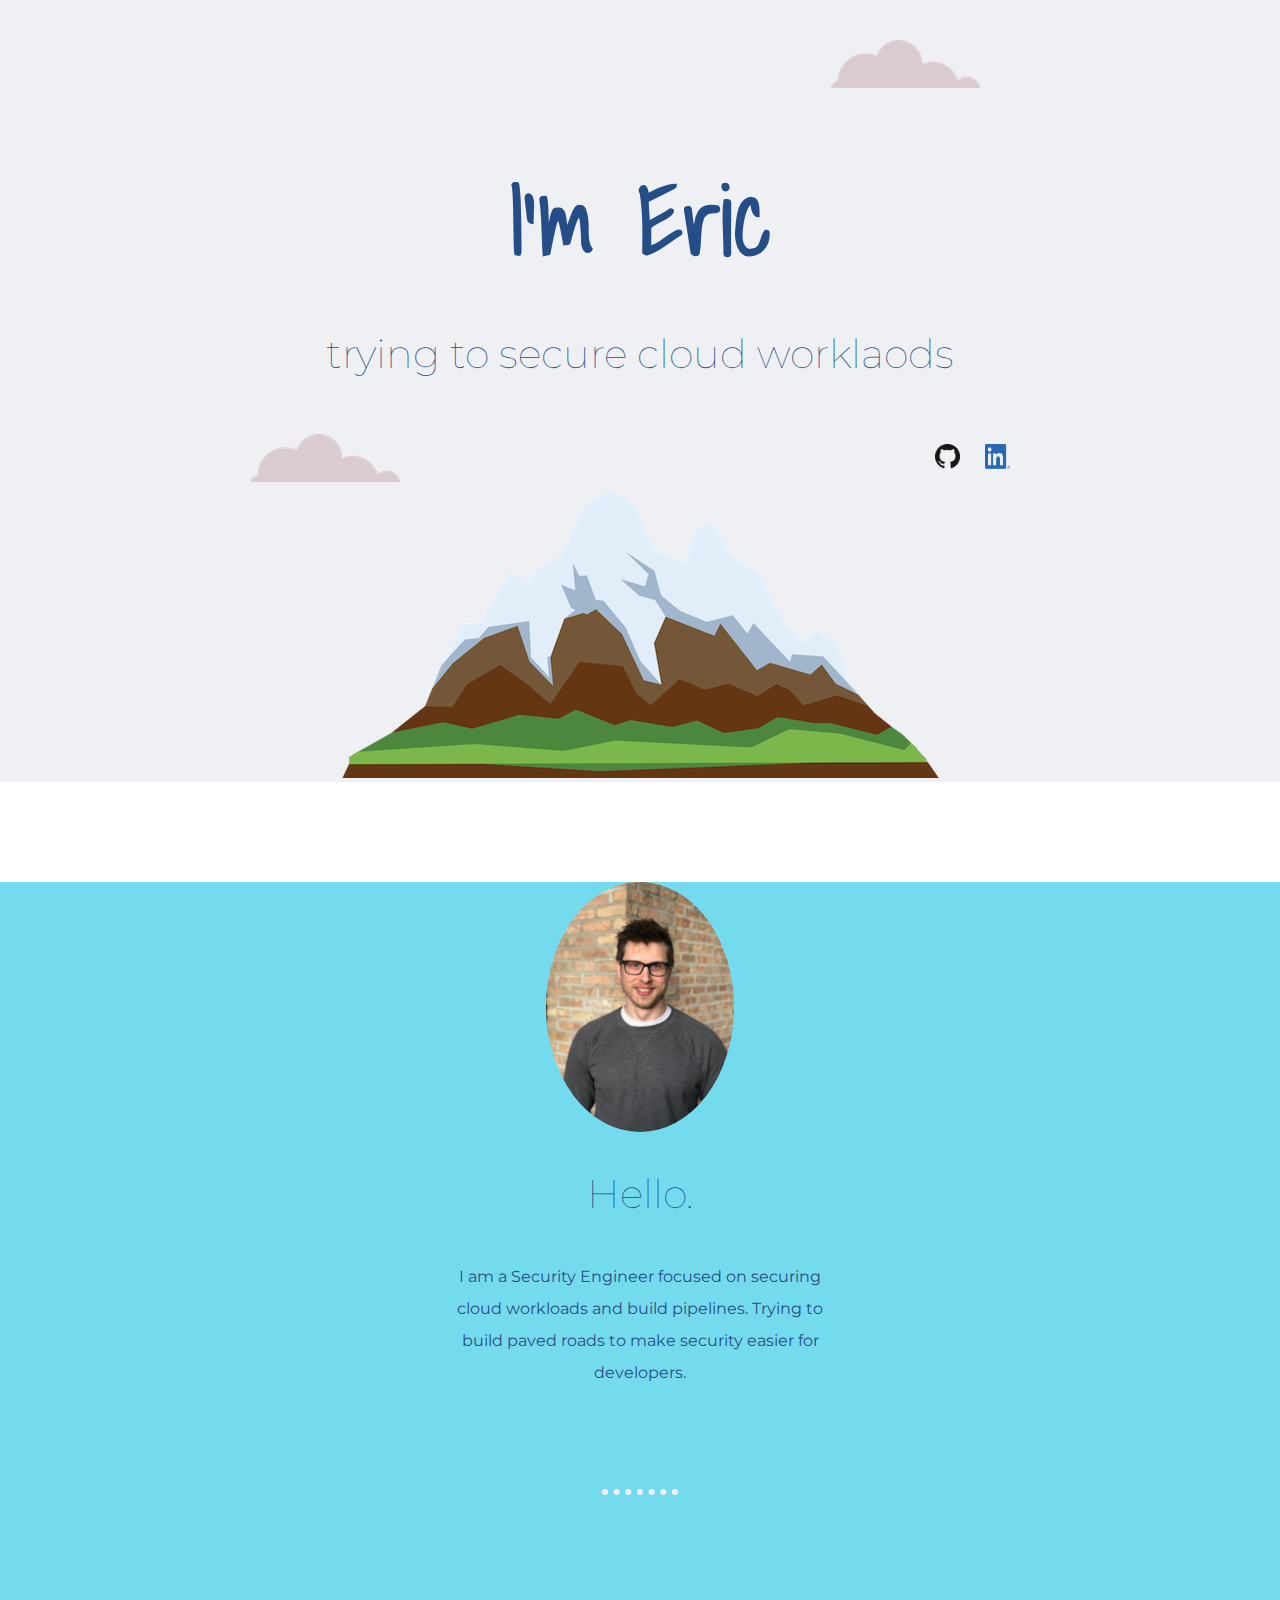
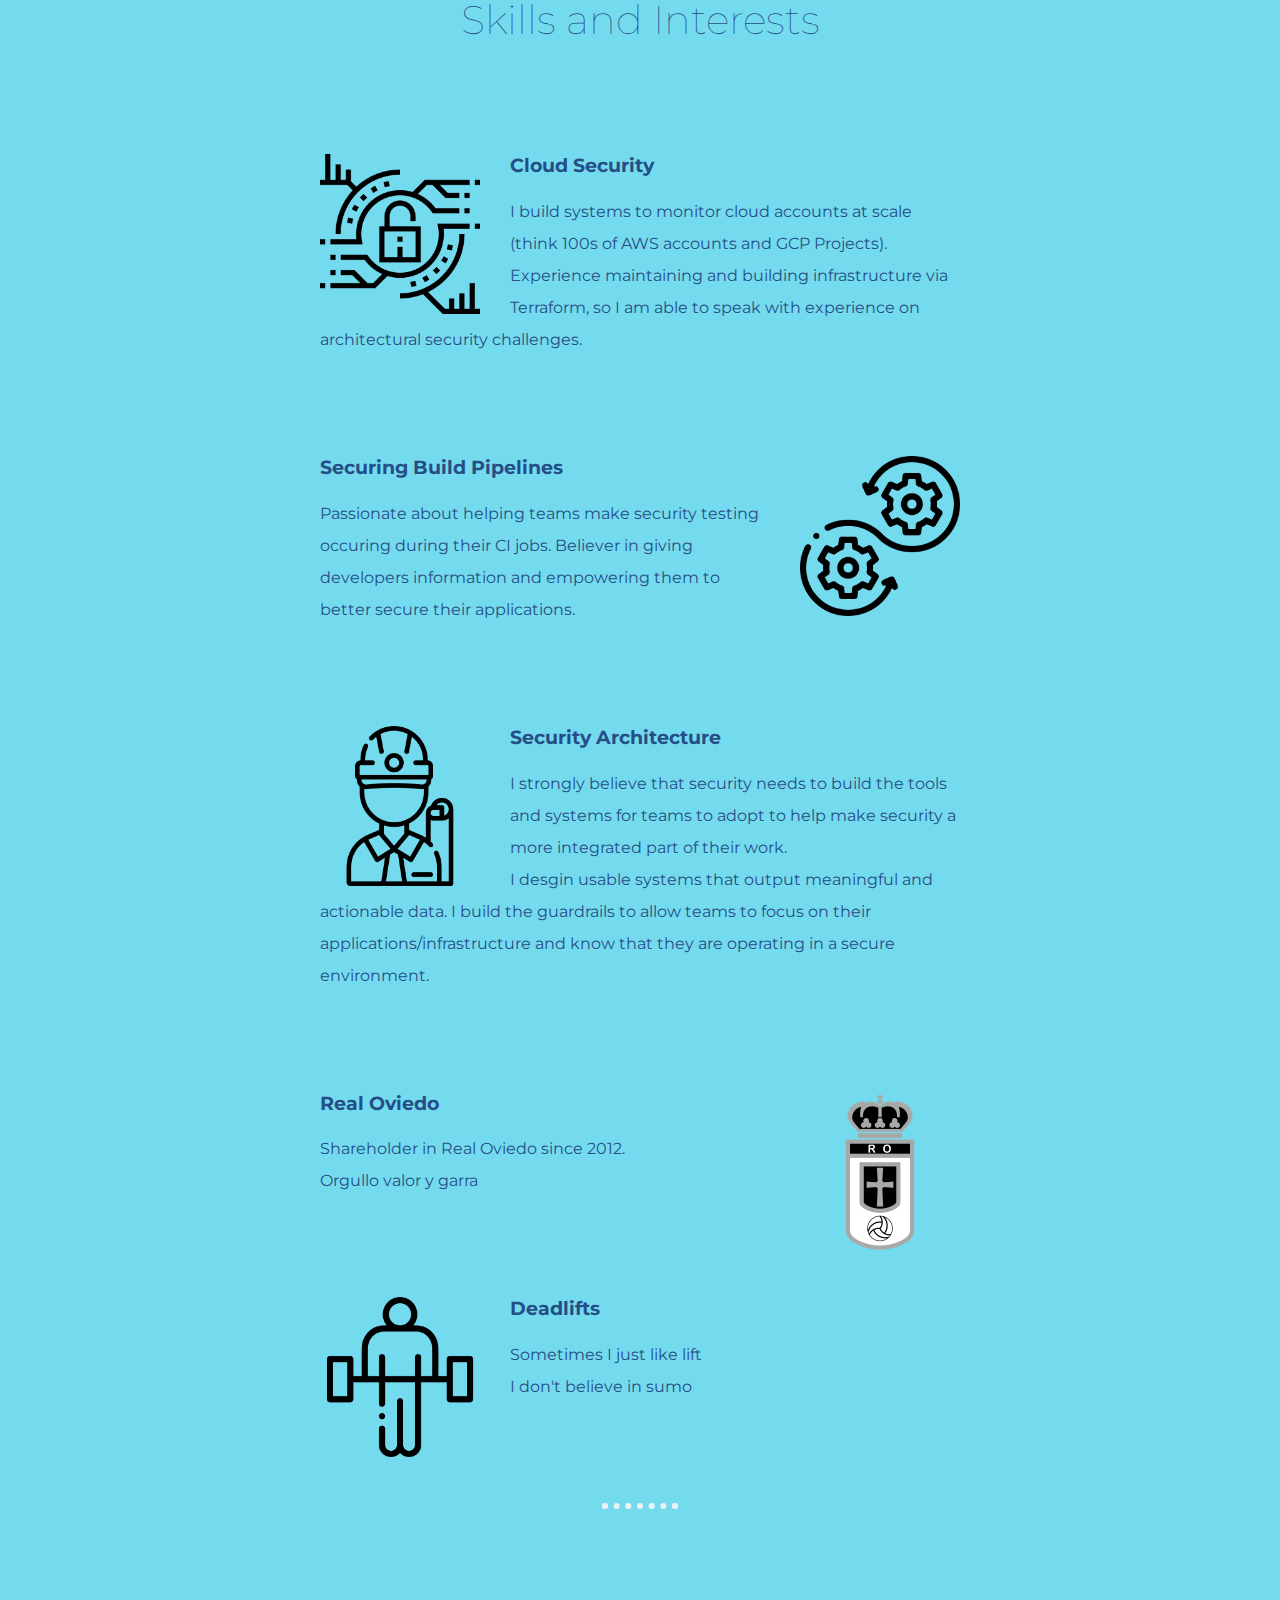
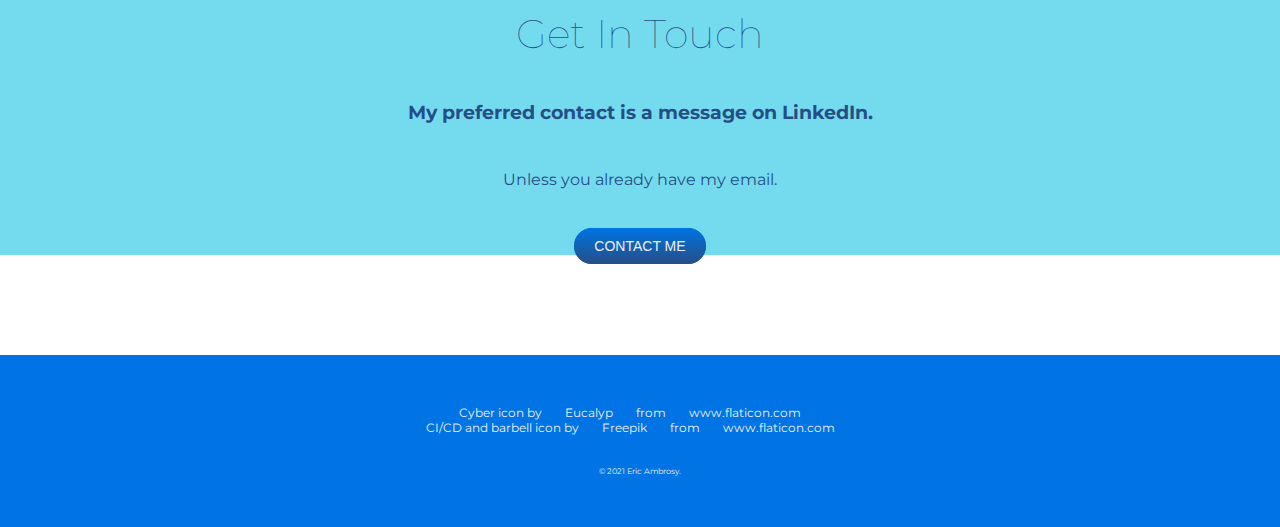
<file: public/index.html>
<!DOCTYPE html>
<html>
    <head>
        <meta charset="utf-8">
        <meta description="Eric Ambrosy">
        <title>Eric Ambrosy</title>
        <link rel="stylesheet" href="css/styles.css">
        <link rel="icon" href="images/favicon.ico">
        <link rel="preconnect" href="https://fonts.googleapis.com">
        <link rel="preconnect" href="https://fonts.gstatic.com" crossorigin>
        <link href="https://fonts.googleapis.com/css2?family=Montserrat&family=Shadows+Into+Light&display=swap" rel="stylesheet">
    </head>

    <body>
        <div class="top-container">
            <img class="top-cloud" src="images/cloud.png" alt="cloud">
            <h1>I'm Eric</h1>
            <h2>trying to secure cloud worklaods</h2>
            <a class="icons" href="https://github.com/ambrosy-eric"> <img src="images/github_icon.png" width=25px height=25px alt="link to github"></a>
            <a class="linkedin" href="https://www.linkedin.com/in/ambrosyeric"> <img src="images/linkedin_logo.png" width=25px height=25px alt="link to linkedin"></a>
            <img class="bottom-cloud" src="images/cloud.png" alt="cloud">
            <img src="images/mountain.png" alt="mountain">
        </div>

        <div class="middle-container">
            <div class="profile">
              <img class="mugshot" src="images/mugshot.png" alt="not a mugshot">
              <h2>Hello.</h2>
              <p>I am a Security Engineer focused on securing cloud workloads and build pipelines. Trying to build paved roads to make security easier for developers.</p>
            </div>
            <hr>
            <div class="skills">
              <h2>Skills and Interests</h2>
              <div class="skill-row">
                <img class="left_image" src="images/cyber-security.png" alt="cybers">
                <h3>Cloud Security</h3>
                <p>I build systems to monitor cloud accounts at scale (think 100s of AWS accounts and GCP Projects). Experience maintaining and building infrastructure via Terraform, so I am able to speak with experience on architectural security challenges.</p>
              </div>
              <div class="skill-row">
                <img class="right_image" src="images/ci_cd.png" alt="devops">
                <h3>Securing Build Pipelines</h3>
                <p>Passionate about helping teams make security testing occuring during their CI jobs. Believer in giving developers information and empowering them to better secure their applications.</p>
              </div>
              <div class="skill-row">
                <img class="left_image" src="images/architect.png" alt="architect">
                <h3>Security Architecture</h3>
                <p>I strongly believe that security needs to build the tools and systems for teams to adopt to help make security a more integrated part of their work.<br>
                  I desgin usable systems that output meaningful and actionable data. I build the guardrails to allow teams to focus on their applications/infrastructure and know that they are operating in a secure environment.</p>
              </div>
              <div class="skill-row">
                <img class="right_image" src="images/oviedo_logo_bw.png" alt="logo for Real Oviedo">
                <h3>Real Oviedo</h3>
                <p>Shareholder in Real Oviedo since 2012.<br>Orgullo valor y garra</p>
              </div>
              <div class="skill-row">
                <img class="left_image" src="images/barbell.png" alt="barbell">
                <h3>Deadlifts</h3>
                <p>Sometimes I just like lift<br>I don't believe in sumo</p>
              </div>
            </div>
            <hr>
            <div class="contact-me">
              <h2>Get In Touch</h2>
              <h3>My preferred contact is a message on LinkedIn.</h3>
              <p class="contact-message">Unless you already have my email.</p>
              <a class="btn" href="https://www.linkedin.com/messaging/thread/new/">CONTACT ME</a>
            </div>
          </div>         
          <div class="bottom-container">
            <div>Cyber icon by <a href="https://creativemarket.com/eucalyp" title="Eucalyp">Eucalyp</a> from <a href="https://www.flaticon.com/" title="Flaticon">www.flaticon.com</a></div>
            <div>CI/CD and barbell icon by <a href="https://www.freepik.com" title="Freepik">Freepik</a> from <a href="https://www.flaticon.com/" title="Flaticon">www.flaticon.com</a></div>
            <p class="copywrite">© 2021 Eric Ambrosy.</p>
          </div>
    </body>
</html>
</file>
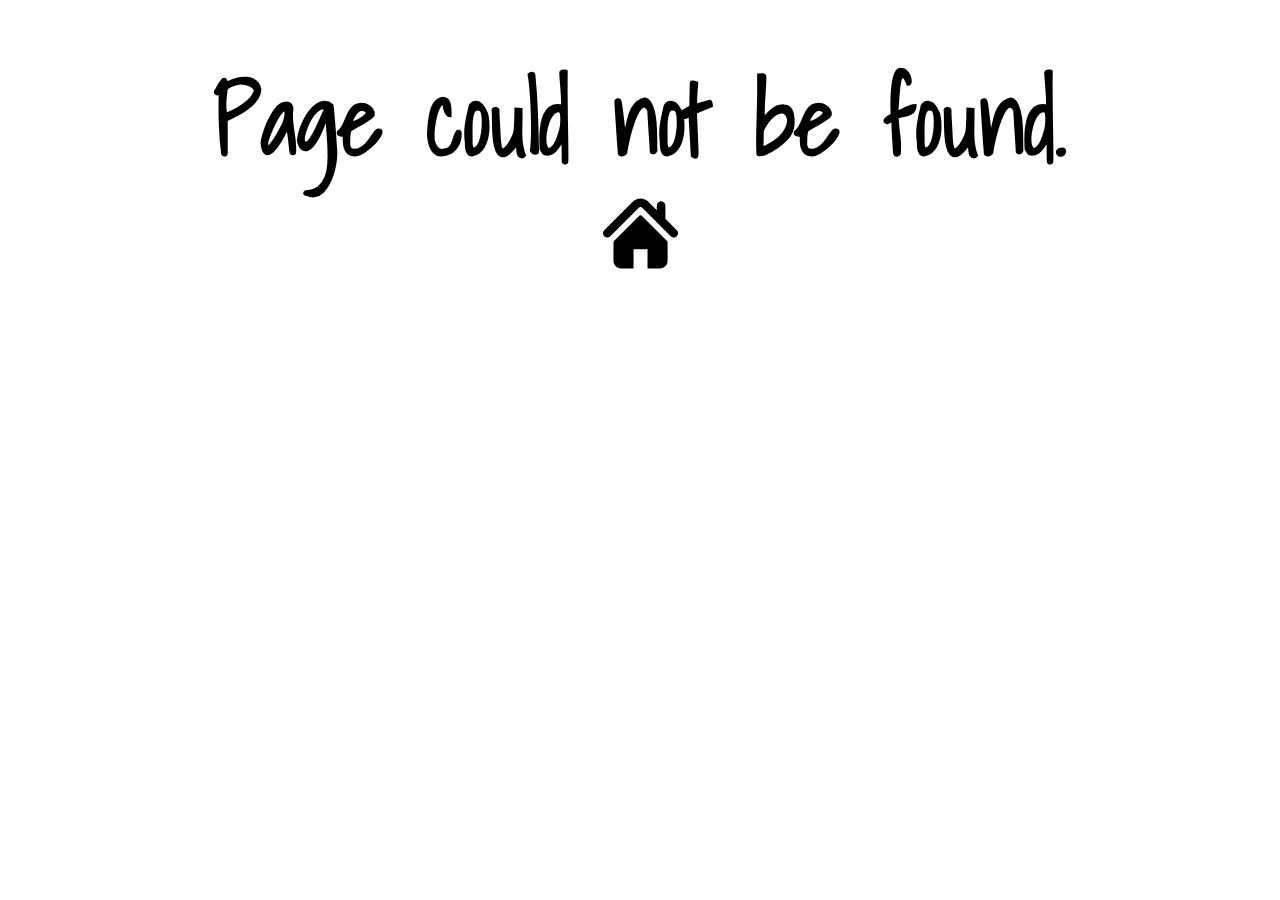
<file: not-found-page.html>
<!DOCTYPE html>
<html>
    <head>
        <meta charset="utf-8">
        <meta description="404 Not Found">
        <title>Error</title>
        <link rel="stylesheet" href="css/styles.css">
        <link rel="icon" href="images/favicon.ico">
        <link rel="preconnect" href="https://fonts.googleapis.com">
        <link rel="preconnect" href="https://fonts.gstatic.com" crossorigin>
        <link href="https://fonts.googleapis.com/css2?family=Montserrat&family=Shadows+Into+Light&display=swap" rel="stylesheet">
    </head>
    <body>
        <h1>
            Page could not be found.
        </h1>
        <a href="index.html"> <img src="images/home-icon-silhouette.png" width=75px height=75px alt="link to linkedin"></a>
    </body>
</html>
</file>
<file: public/css/styles.css>
/* TAG SELECTORS */
body {
    margin: 0;
    text-align: center;
    font-family: 'Montserrat', sans-serif;
    font-size: 1em;
}

h1 {
    font-size: 6rem;
    margin: 2.6rem auto 0 auto;
    font-family: 'Shadows Into Light', cursive;
}

h2 {
    font-size: 2.5rem;
    font-weight: lighter;
    padding-bottom: 10px;
}

hr {
    border: dotted #EFF0F4 6px;
    border-bottom: none;
    width: 5%;
    margin: 100px auto;
}

p {
    line-height: 2;
}

a {
    font-size: .75rem;
    color: #EFF0F4;
    font-family: 'Montserrat', sans-serif;
    margin: 10px 20px;
    text-decoration: none;
}

a:hover {
    color: #74DBEF;
  }

.top-container {
    background-color: #EFF0F4;
    color: #264E86;
    position: relative;
    padding-top: 100px;
}

.middle-container {
    background-color: #74DBEF;
    color: #264E86;
    margin: 100px 0;
}

.bottom-container {
    background-color: #0074E4;
    color: #EFF0F4;
    font-size: 0.75rem;
    padding: 50px 0 20px;
}

.icons {
    position: absolute;
    right: 300px;
    bottom: 300px;
}

.linkedin {
    position: absolute;
    right: 250px;
    bottom: 300px;
}

.top-cloud {
    position: absolute;
    right: 300px;
    top: 40px;
}

.bottom-cloud {
    position: absolute;
    left: 250px;
    bottom: 300px;
}

.mugshot {
    height: 250px;
    background-color: #74DBEF;
    border-radius: 100%;
}

.profile {
    width: 30%;
    margin: 50px auto 50px auto;
}

.skill-row {
    width: 50%;
    margin: 100px auto 100px auto;
    text-align: left;
}

.left_image {
    width: 25%;
    float: left;
    margin-right: 30px;
}

.right_image {
    width: 25%;
    float: right;
    margin-left: 30px;
}

.contact-message {
    width: 50%;
    margin: 40px auto;
}

.copywrite {
    color: #EFF0F4;
    font-size: .5rem;
    padding: 20px 0;
}

.btn {
    background: #0074E4;
    background-image: -webkit-linear-gradient(top, #0074E4, #264E86);
    background-image: -moz-linear-gradient(top, #0074E4, #264E86);
    background-image: -ms-linear-gradient(top, #0074E4, #264E86);
    background-image: -o-linear-gradient(top, #0074E4, #264E86);
    background-image: linear-gradient(to bottom, #0074E4, #264E86);
    -webkit-border-radius: 28;
    -moz-border-radius: 28;
    border-radius: 28px;
    font-family: Arial;
    color: #EFF0F4;
    font-size: 14px;
    padding: 10px 20px 10px 20px;
    text-decoration: none;
}
  
  .btn:hover {
    background: #3cb0fd;
    background-image: -webkit-linear-gradient(top, #3cb0fd, #3498db);
    background-image: -moz-linear-gradient(top, #3cb0fd, #3498db);
    background-image: -ms-linear-gradient(top, #3cb0fd, #3498db);
    background-image: -o-linear-gradient(top, #3cb0fd, #3498db);
    background-image: linear-gradient(to bottom, #3cb0fd, #3498db);
    text-decoration: none;
}
</file>
<file: css/styles.css>
/* TAG SELECTORS */
body {
    margin: 0;
    text-align: center;
    font-family: 'Montserrat', sans-serif;
    font-size: 1em;
}

h1 {
    font-size: 6rem;
    margin: 2.6rem auto 0 auto;
    font-family: 'Shadows Into Light', cursive;
}

h2 {
    font-size: 2.5rem;
    font-weight: lighter;
    padding-bottom: 10px;
}

hr {
    border: dotted #EFF0F4 6px;
    border-bottom: none;
    width: 5%;
    margin: 100px auto;
}

p {
    line-height: 2;
}

a {
    font-size: .75rem;
    color: #EFF0F4;
    font-family: 'Montserrat', sans-serif;
    margin: 10px 20px;
    text-decoration: none;
}

a:hover {
    color: #74DBEF;
  }

.top-container {
    background-color: #EFF0F4;
    color: #264E86;
    position: relative;
    padding-top: 100px;
}

.middle-container {
    background-color: #74DBEF;
    color: #264E86;
    margin: 100px 0;
}

.bottom-container {
    background-color: #0074E4;
    color: #EFF0F4;
    font-size: 0.75rem;
    padding: 50px 0 20px;
}

.icons {
    position: absolute;
    right: 300px;
    bottom: 300px;
}

.linkedin {
    position: absolute;
    right: 250px;
    bottom: 300px;
}

.top-cloud {
    position: absolute;
    right: 300px;
    top: 40px;
}

.bottom-cloud {
    position: absolute;
    left: 250px;
    bottom: 300px;
}

.mugshot {
    height: 250px;
    background-color: #74DBEF;
    border-radius: 100%;
}

.profile {
    width: 30%;
    margin: 50px auto 50px auto;
}

.skill-row {
    width: 50%;
    margin: 100px auto 100px auto;
    text-align: left;
}

.left_image {
    width: 25%;
    float: left;
    margin-right: 30px;
}

.right_image {
    width: 25%;
    float: right;
    margin-left: 30px;
}

.contact-message {
    width: 50%;
    margin: 40px auto;
}

.copywrite {
    color: #EFF0F4;
    font-size: .5rem;
    padding: 20px 0;
}

.btn {
    background: #0074E4;
    background-image: -webkit-linear-gradient(top, #0074E4, #264E86);
    background-image: -moz-linear-gradient(top, #0074E4, #264E86);
    background-image: -ms-linear-gradient(top, #0074E4, #264E86);
    background-image: -o-linear-gradient(top, #0074E4, #264E86);
    background-image: linear-gradient(to bottom, #0074E4, #264E86);
    -webkit-border-radius: 28;
    -moz-border-radius: 28;
    border-radius: 28px;
    font-family: Arial;
    color: #EFF0F4;
    font-size: 14px;
    padding: 10px 20px 10px 20px;
    text-decoration: none;
}
  
  .btn:hover {
    background: #3cb0fd;
    background-image: -webkit-linear-gradient(top, #3cb0fd, #3498db);
    background-image: -moz-linear-gradient(top, #3cb0fd, #3498db);
    background-image: -ms-linear-gradient(top, #3cb0fd, #3498db);
    background-image: -o-linear-gradient(top, #3cb0fd, #3498db);
    background-image: linear-gradient(to bottom, #3cb0fd, #3498db);
    text-decoration: none;
}
</file>
